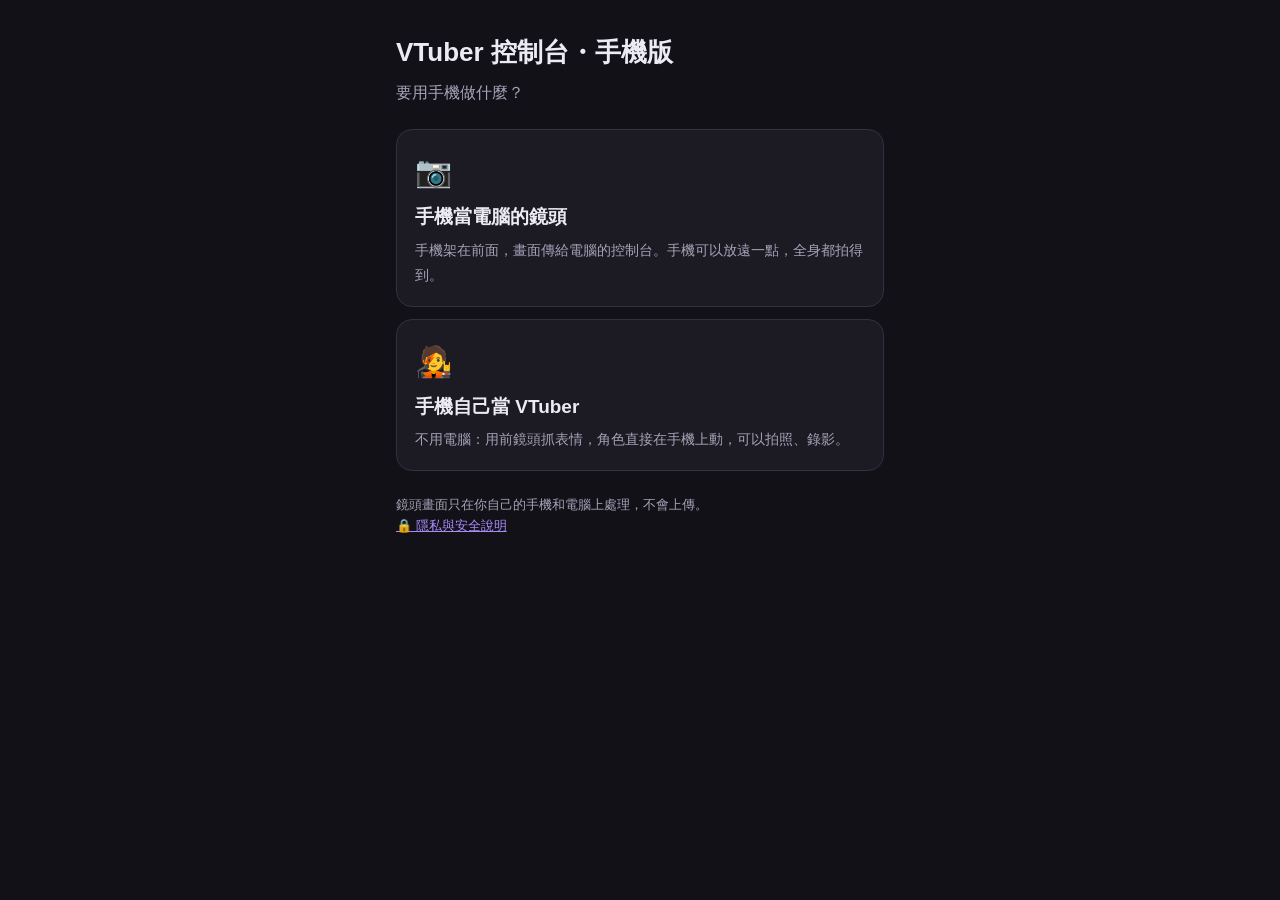
<file: index.html>
<!doctype html>
<html lang="zh-Hant-TW">
<head>
  <meta charset="utf-8" />
  <meta name="viewport" content="width=device-width, initial-scale=1, viewport-fit=cover" />
  <meta name="theme-color" content="#121117" />
  <link rel="icon" href="data:image/svg+xml,%3Csvg xmlns=%22http://www.w3.org/2000/svg%22 viewBox=%220 0 100 100%22%3E%3Ctext y=%22.9em%22 font-size=%2290%22%3E%F0%9F%A7%91%E2%80%8D%F0%9F%8E%A4%3C/text%3E%3C/svg%3E" />
  <link rel="apple-touch-icon" href="thumbs/千駄ヶ谷渋.png" />
  <title>VTuber 控制台・手機版</title>
  <script type="module" crossorigin src="./assets/phone-BZ4PH8wU.js"></script>
  <link rel="stylesheet" crossorigin href="./assets/phone-Bj1UAY7K.css">
</head>
<body>
  <main class="landing">
    <h1>VTuber 控制台・手機版</h1>
    <p class="sub">要用手機做什麼？</p>
    <a class="choice" href="cam.html">
      <span class="ico">📷</span>
      <b>手機當電腦的鏡頭</b>
      <span>手機架在前面，畫面傳給電腦的控制台。手機可以放遠一點，全身都拍得到。</span>
    </a>
    <a class="choice" href="vtuber.html">
      <span class="ico">🧑‍🎤</span>
      <b>手機自己當 VTuber</b>
      <span>不用電腦：用前鏡頭抓表情，角色直接在手機上動，可以拍照、錄影。</span>
    </a>
    <footer>鏡頭畫面只在你自己的手機和電腦上處理，不會上傳。<br><a href="privacy.html">🔒 隱私與安全說明</a></footer>
  </main>
</body>
</html>
</file>
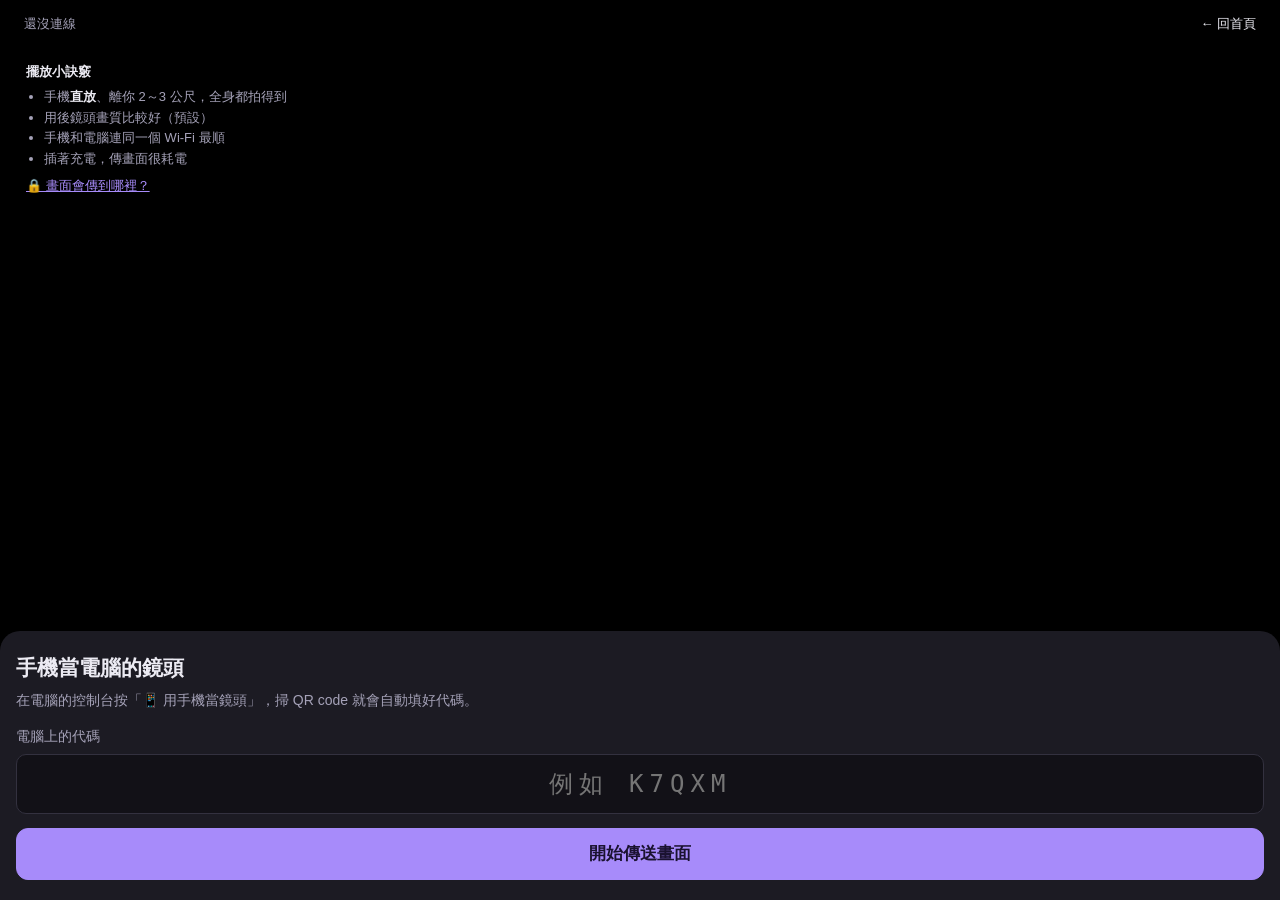
<file: cam.html>
<!doctype html>
<html lang="zh-Hant-TW">
<head>
  <meta charset="utf-8" />
  <meta name="viewport" content="width=device-width, initial-scale=1, viewport-fit=cover" />
  <meta name="theme-color" content="#121117" />
  <link rel="icon" href="data:image/svg+xml,%3Csvg xmlns=%22http://www.w3.org/2000/svg%22 viewBox=%220 0 100 100%22%3E%3Ctext y=%22.9em%22 font-size=%2290%22%3E%F0%9F%A7%91%E2%80%8D%F0%9F%8E%A4%3C/text%3E%3C/svg%3E" />
  <link rel="apple-touch-icon" href="thumbs/千駄ヶ谷渋.png" />
  <title>手機鏡頭・VTuber 控制台</title>
  <script type="module" crossorigin src="./assets/cam-XJ248OFD.js"></script>
  <link rel="modulepreload" crossorigin href="./assets/phone-BZ4PH8wU.js">
  <link rel="modulepreload" crossorigin href="./assets/phonecam-FXlai_eS.js">
  <link rel="stylesheet" crossorigin href="./assets/phone-Bj1UAY7K.css">
</head>
<body class="cam-page">
  <video id="preview" playsinline muted autoplay></video>
  <div class="dim" id="dim" hidden><p>螢幕變暗中，畫面照常傳送<br>點一下恢復</p></div>

  <header class="bar">
    <span class="pill" id="state" data-kind="idle">還沒連線</span>
    <a class="home" href="./">← 回首頁</a>
  </header>

  <section class="sheet" id="setup">
    <h1>手機當電腦的鏡頭</h1>
    <p class="sub">在電腦的控制台按「📱 用手機當鏡頭」，掃 QR code 就會自動填好代碼。</p>
    <label class="field">電腦上的代碼
      <input id="code" maxlength="5" autocomplete="off" autocapitalize="characters" spellcheck="false" placeholder="例如 K7QXM" />
    </label>
    <button class="primary big" id="go">開始傳送畫面</button>
    <p class="err" id="err" hidden></p>
  </section>

  <section class="dock" id="live" hidden>
    <button id="flip">🔄 換前／後鏡頭</button>
    <button id="dark">🌙 螢幕變暗</button>
    <button id="stop">停止</button>
  </section>

  <aside class="tips" id="tips">
    <b>擺放小訣竅</b>
    <ul>
      <li>手機<b>直放</b>、離你 2～3 公尺，全身都拍得到</li>
      <li>用後鏡頭畫質比較好（預設）</li>
      <li>手機和電腦連同一個 Wi‑Fi 最順</li>
      <li>插著充電，傳畫面很耗電</li>
    </ul>
    <a href="privacy.html">🔒 畫面會傳到哪裡？</a>
  </aside>
</body>
</html>
</file>
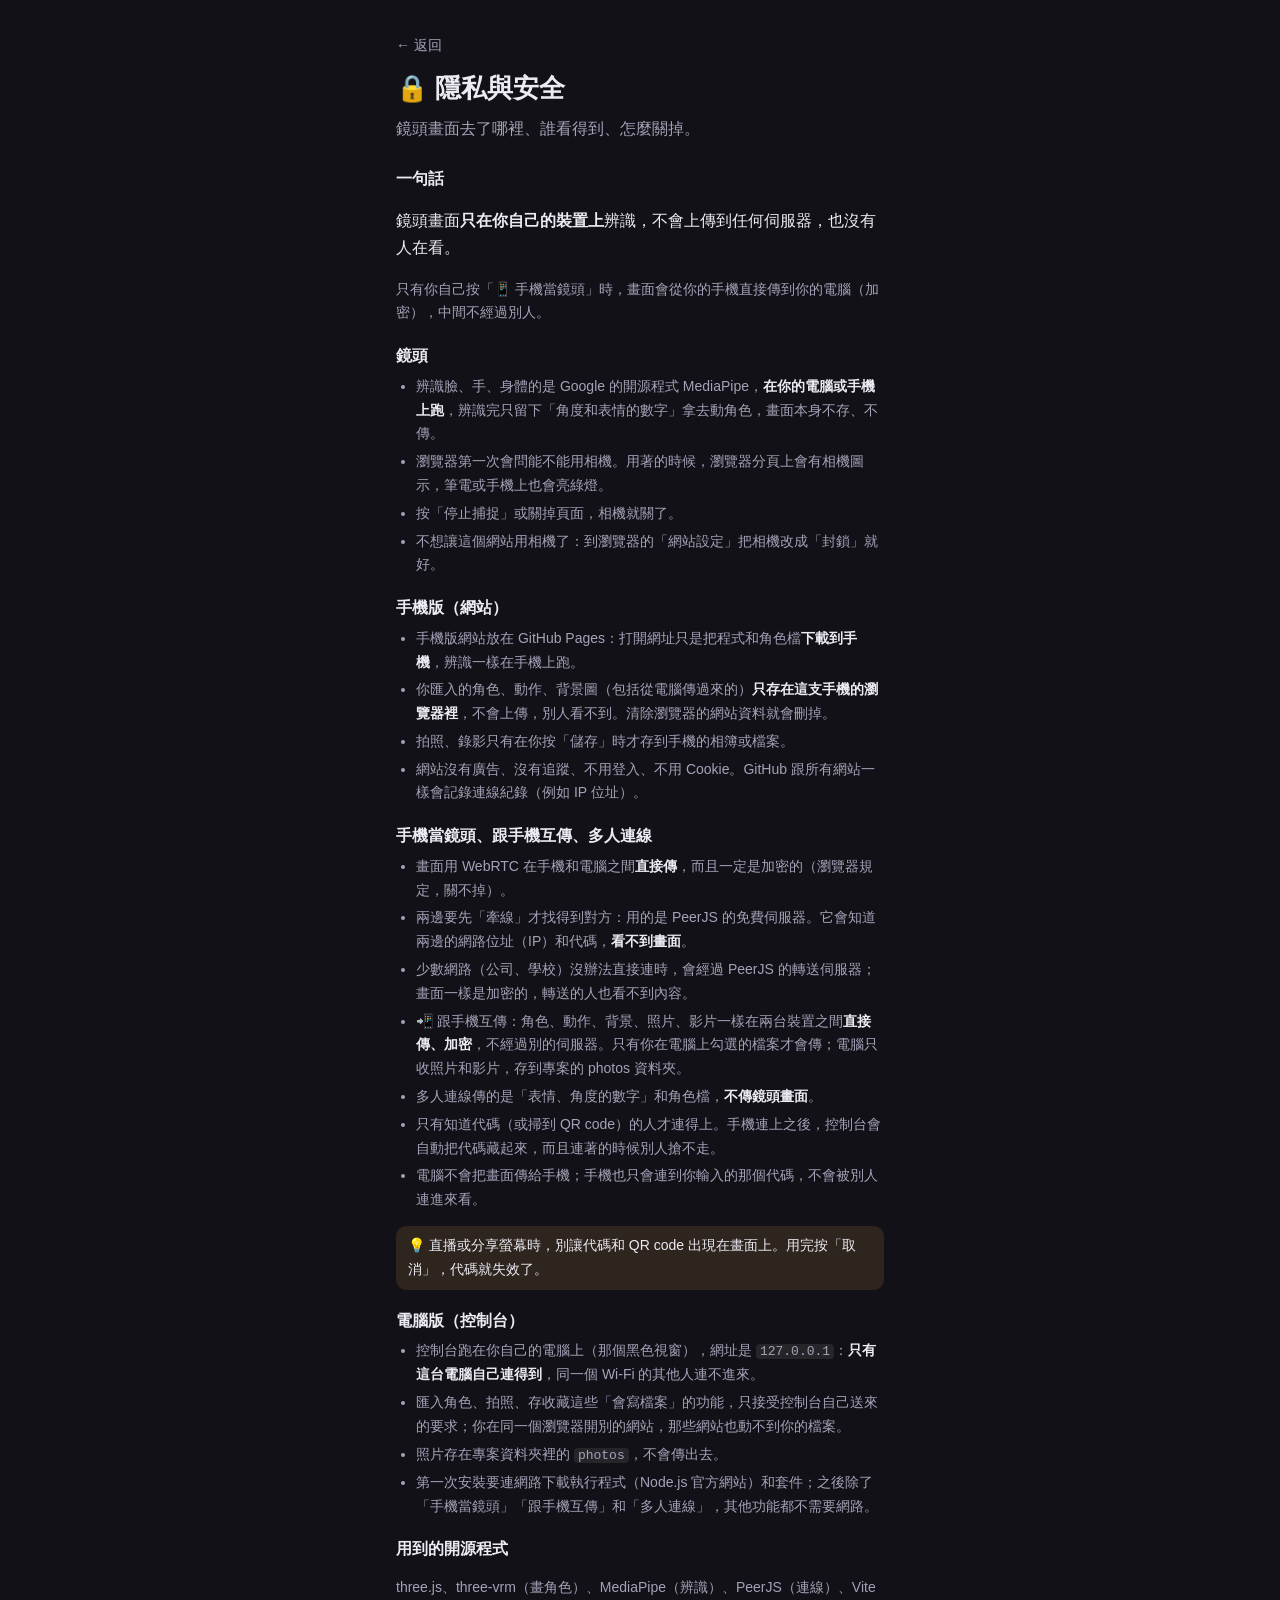
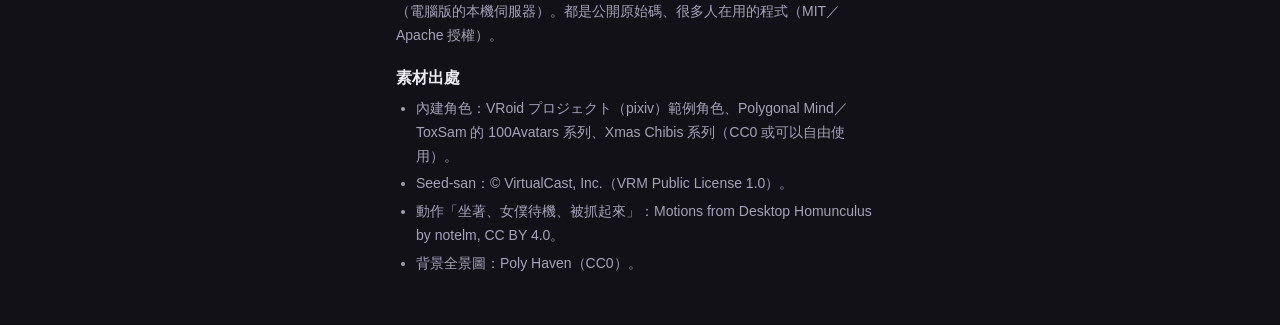
<file: privacy.html>
<!doctype html>
<html lang="zh-Hant-TW">
<head>
  <meta charset="utf-8" />
  <meta name="viewport" content="width=device-width, initial-scale=1, viewport-fit=cover" />
  <meta name="theme-color" content="#121117" />
  <title>隱私與安全・VTuber 控制台</title>
  <script type="module" crossorigin src="./assets/privacy-DQ94ept-.js"></script>
  <link rel="modulepreload" crossorigin href="./assets/phone-BZ4PH8wU.js">
  <link rel="stylesheet" crossorigin href="./assets/phone-Bj1UAY7K.css">
</head>
<body>
  <main class="landing privacy-page">
    <a class="back" id="back" href="./">← 返回</a>
    <h1>🔒 隱私與安全</h1>
    <p class="sub">鏡頭畫面去了哪裡、誰看得到、怎麼關掉。</p>
    <div id="body"></div>
  </main>
</body>
</html>
</file>
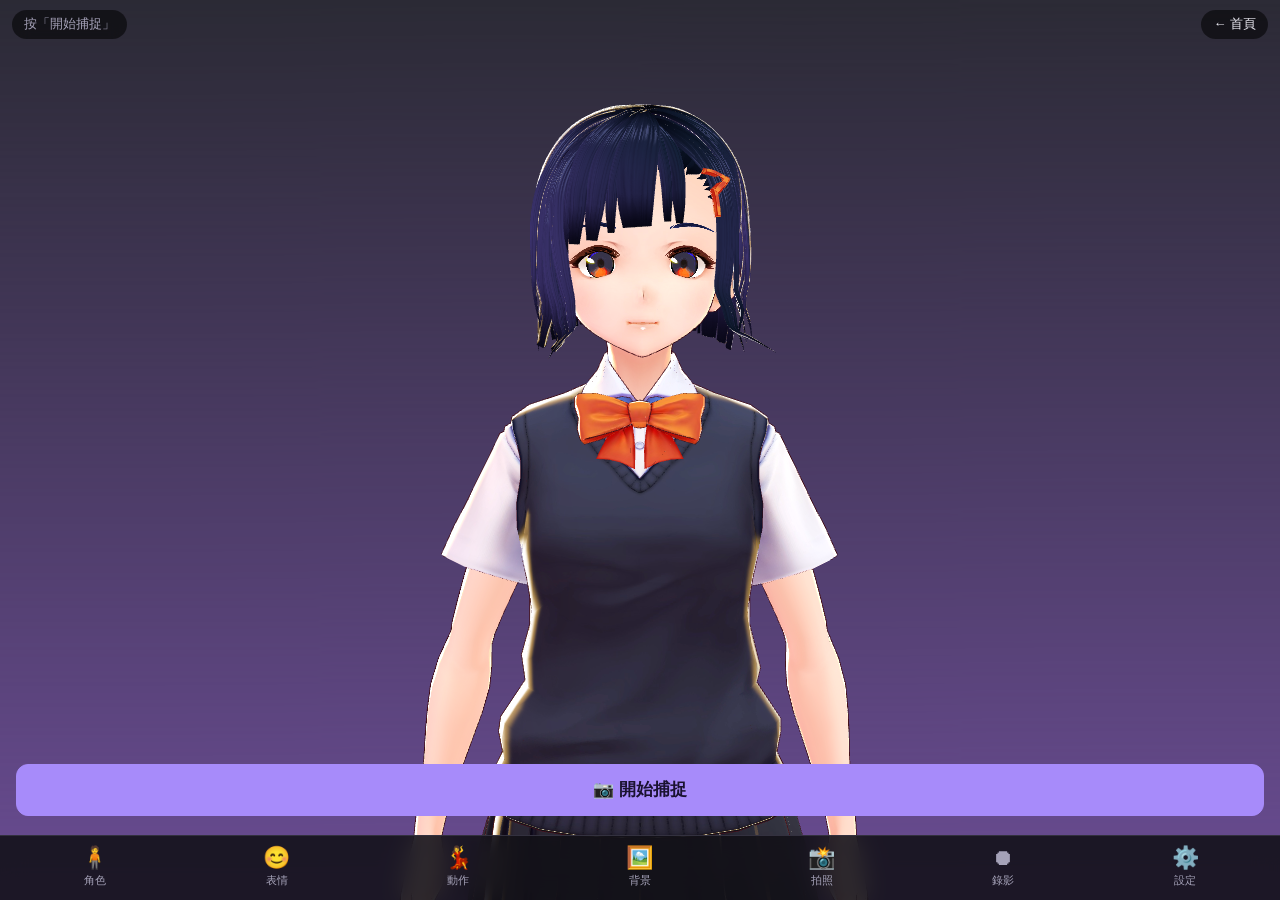
<file: vtuber.html>
<!doctype html>
<html lang="zh-Hant-TW">
<head>
  <meta charset="utf-8" />
  <meta name="viewport" content="width=device-width, initial-scale=1, viewport-fit=cover, user-scalable=no" />
  <meta name="theme-color" content="#121117" />
  <link rel="icon" href="data:image/svg+xml,%3Csvg xmlns=%22http://www.w3.org/2000/svg%22 viewBox=%220 0 100 100%22%3E%3Ctext y=%22.9em%22 font-size=%2290%22%3E%F0%9F%A7%91%E2%80%8D%F0%9F%8E%A4%3C/text%3E%3C/svg%3E" />
  <link rel="apple-touch-icon" href="thumbs/千駄ヶ谷渋.png" />
  <title>手機 VTuber・VTuber 控制台</title>
  <script type="module" crossorigin src="./assets/vtuber-BFVfvkPV.js"></script>
  <link rel="modulepreload" crossorigin href="./assets/phone-BZ4PH8wU.js">
  <link rel="modulepreload" crossorigin href="./assets/phonecam-FXlai_eS.js">
  <link rel="stylesheet" crossorigin href="./assets/phone-Bj1UAY7K.css">
</head>
<body class="vt-page">
  <div id="stage"></div>
  <video id="cam" class="pip" playsinline muted hidden></video>

  <header class="bar">
    <span class="pill" id="state" data-kind="idle">載入角色中…</span>
    <span class="rec-time" id="rec-time" hidden>● 00:00</span>
    <button class="pill sync-pill" id="sync-pill" hidden>💻 已連電腦</button>
    <a class="home" href="./">← 首頁</a>
  </header>

  <div class="flash" id="flash" hidden></div>
  <p class="toast" id="toast" hidden></p>

  <div class="vt-actions">
    <button class="primary big" id="start">📷 開始捕捉</button>
    <input type="file" id="video-file" accept="video/*" hidden />
    <input type="file" id="model-file" accept=".vrm" hidden />
    <input type="file" id="motion-file" accept=".vrma" hidden />
    <input type="file" id="bg-file" accept="image/*" hidden />
    <div class="row" id="live-row" hidden>
      <button id="flip">🔄 前／後</button>
      <button id="calib">校正正面</button>
      <button id="stop">停止捕捉</button>
    </div>
  </div>

  <nav class="dock">
    <button data-sheet="models"><span>🧍</span>角色</button>
    <button data-sheet="expr"><span>😊</span>表情</button>
    <button data-sheet="motions"><span>💃</span>動作</button>
    <button data-sheet="bg"><span>🖼️</span>背景</button>
    <button id="photo"><span>📸</span>拍照</button>
    <button id="rec"><span id="rec-ico">⏺</span><b id="rec-label">錄影</b></button>
    <button data-sheet="settings"><span>⚙️</span>設定</button>
  </nav>

  <section class="sheet" id="sheet" hidden>
    <div class="sheet-head"><b id="sheet-title"></b><button id="sheet-close" aria-label="關閉">✕</button></div>
    <div class="sheet-body" id="sheet-models" data-title="選角色"><div class="grid" id="models"></div>
      <p class="hint">「＋ 匯入」的角色只存在這支手機的瀏覽器裡，不會上傳。角色檔可以在 VRoid Hub、BOOTH 等網站下載（.vrm）。</p></div>
    <div class="sheet-body" id="sheet-motions" data-title="動作"><div class="grid small" id="motions"></div>
      <p class="hint">捕捉身體時，手臂、腳會跟著你；只捕捉臉時，動作會照常播放。匯入的動作（.vrma）只存在這支手機裡。<br>坐著、女僕待機、被抓起來：Motions from Desktop Homunculus by notelm, CC BY 4.0</p></div>
    <div class="sheet-body" id="sheet-expr" data-title="表情（再點一次取消）"><div class="grid small" id="exprs"></div></div>
    <div class="sheet-body" id="sheet-bg" data-title="背景"><div class="grid" id="bgs"></div>
      <p class="hint">匯入照片當背景：寬是高的 2 倍的圖片（360° 全景照）會變成可以轉的全景背景。</p></div>
    <div class="sheet-body" id="sheet-sync" data-title="跟電腦互傳">
      <div id="sync-off">
        <p class="hint">電腦控制台：「👥 連線」→「📲 跟手機互傳」，用手機相機掃 QR code 就會自動連上。或在這裡輸入電腦上的代碼：</p>
        <div class="code-row"><input id="sync-code" maxlength="5" placeholder="代碼" autocomplete="off" autocapitalize="characters" spellcheck="false" /><button class="primary" id="sync-go">連線</button></div>
      </div>
      <div id="sync-on" hidden>
        <p class="sync-ok">✅ 已連上電腦</p>
        <ul class="hint">
          <li>在電腦上勾選角色、動作、背景，按「傳到手機」。收到的會出現在各自的清單（有 ⭐ 的就是），斷線之後也還在。</li>
          <li>拍照、錄影之後按「💻 傳到電腦」，會存到電腦專案的 photos 資料夾。</li>
        </ul>
        <button id="sync-end">中斷連線</button>
      </div>
      <p class="hint" id="sync-state"></p>
      <ul class="sync-log" id="sync-log"></ul>
    </div>
    <div class="sheet-body" id="sheet-settings" data-title="設定">
      <p class="label">鏡頭距離</p>
      <div class="seg" id="shots">
        <button data-shot="bust">肖像</button><button data-shot="waist">腰部以上</button><button data-shot="full">全身</button>
      </div>
      <label class="check"><input type="checkbox" id="mirror" checked /> 鏡像（像照鏡子一樣）</label>
      <label class="check"><input type="checkbox" id="lip" /> 嘴巴跟著麥克風的聲音動（錄影時也會錄到聲音）</label>
      <p class="label">捕捉範圍</p>
      <div class="seg" id="modes">
        <button data-mode="face">只有臉</button><button data-mode="body">上半身</button><button data-mode="hands">＋手</button><button data-mode="full">全身</button>
      </div>
      <p class="hint" id="mode-hint"></p>
      <label class="check"><input type="checkbox" id="pip" /> 顯示鏡頭畫面（左上角）</label>
      <button class="setting-btn" id="sync-btn">💻 跟電腦互傳（電腦的角色傳過來、照片傳回電腦）</button>
      <button class="setting-btn" id="video-test">🎬 用影片檔測試（不開鏡頭，角色跟著影片裡的人動）</button>
      <a class="setting-link" href="privacy.html">🔒 隱私與安全（鏡頭畫面去了哪裡？）</a>
      <p class="hint">手機很燙、很卡的時候：捕捉範圍選「只有臉」，或把手機插上充電、拿掉手機殼。</p>
    </div>
  </section>
</body>
</html>
</file>
<file: assets/phone-Bj1UAY7K.css>
:root{--lightningcss-light: ;--lightningcss-dark:initial;color-scheme:dark;--bg:#121117;--panel:#1c1b23;--panel2:#25242e;--line:#33313f;--text:#ecebf3;--sub:#a5a2b8;--accent:#a78bfa;--accent-ink:#1a1230;--ok:#5ccf9a;--warn:#f0b45a;--err:#ff7b7b;--safe-b:env(safe-area-inset-bottom,0px);--safe-t:env(safe-area-inset-top,0px)}*{box-sizing:border-box;-webkit-tap-highlight-color:transparent}html,body{background:var(--bg);height:100%;color:var(--text);margin:0}body{font:16px/1.6 -apple-system,BlinkMacSystemFont,PingFang TC,Noto Sans TC,Microsoft JhengHei,sans-serif}button{font:inherit;color:var(--text);background:var(--panel2);border:1px solid var(--line);cursor:pointer;border-radius:12px;min-height:44px;padding:10px 14px}button.primary{background:var(--accent);color:var(--accent-ink);border-color:var(--accent);font-weight:700}button.big{width:100%;min-height:52px;font-size:17px}button.on{border-color:var(--accent);color:var(--accent)}button:disabled{opacity:.5}input{font:inherit;color:var(--text);background:var(--bg);border:1px solid var(--line);border-radius:10px;width:100%;padding:10px 12px}a{color:var(--accent)}[hidden]{display:none!important}.bar{z-index:10;padding:calc(10px + var(--safe-t)) 12px 10px;pointer-events:none;justify-content:space-between;align-items:center;gap:8px;display:flex;position:fixed;top:0;left:0;right:0}.bar>*{pointer-events:auto}.pill{-webkit-backdrop-filter:blur(8px);backdrop-filter:blur(8px);color:var(--sub);background:#0000008c;border-radius:99px;padding:4px 12px;font-size:13px}.pill[data-kind=ok]{color:var(--ok)}.pill[data-kind=busy]{color:var(--warn)}.pill[data-kind=error]{color:var(--err)}.home{color:var(--text);background:#0000008c;border-radius:99px;padding:4px 12px;font-size:13px;text-decoration:none}.landing{max-width:520px;padding:calc(32px + var(--safe-t)) 16px calc(32px + var(--safe-b));margin:0 auto}.landing h1{margin:0 0 6px;font-size:26px}.landing .sub{color:var(--sub);margin:0 0 24px}.choice{color:var(--text);background:var(--panel);border:1px solid var(--line);border-radius:16px;margin-bottom:12px;padding:18px;text-decoration:none;display:block}.choice b{margin-bottom:4px;font-size:19px;display:block}.choice span{color:var(--sub);font-size:14px}.choice .ico{margin-bottom:6px;font-size:30px;display:block}.landing footer{color:var(--sub);margin-top:24px;font-size:13px}.cam-page #preview{object-fit:cover;background:#000;width:100%;height:100%;position:fixed;inset:0}.cam-page #preview.mirror{transform:scaleX(-1)}.cam-page .sheet{z-index:5;background:var(--panel);padding:20px 16px calc(20px + var(--safe-b));border-radius:20px 20px 0 0;position:fixed;bottom:0;left:0;right:0;box-shadow:0 -8px 30px #0006}.cam-page h1{margin:0 0 4px;font-size:21px}.cam-page .sub{color:var(--sub);margin:0 0 14px;font-size:14px}.field{color:var(--sub);margin-bottom:14px;font-size:14px;display:block}.field input{letter-spacing:6px;text-align:center;text-transform:uppercase;margin-top:6px;font-family:ui-monospace,Menlo,monospace;font-size:24px}.err{color:var(--err);margin:10px 0 0;font-size:14px}.cam-page .dock{left:12px;right:12px;bottom:calc(14px + var(--safe-b));z-index:5;gap:8px;display:flex;position:fixed}.cam-page .dock button{-webkit-backdrop-filter:blur(8px);backdrop-filter:blur(8px);background:#1c1b23d9;flex:1;padding:8px;font-size:14px}.cam-page .tips{top:calc(52px + var(--safe-t));z-index:4;-webkit-backdrop-filter:blur(8px);backdrop-filter:blur(8px);background:#0000008c;border-radius:14px;padding:10px 14px;font-size:13px;position:fixed;left:12px;right:12px}.cam-page .tips ul{color:var(--sub);margin:4px 0 0;padding-left:18px}.cam-page .tips li b{color:var(--text)}.dim{z-index:20;text-align:center;color:#555;background:#000;place-items:center;font-size:14px;display:grid;position:fixed;inset:0}.vt-page{overscroll-behavior:none;touch-action:manipulation;overflow:hidden}.vt-page #stage{position:fixed;inset:0}.vt-page #stage canvas{display:block;width:100%!important;height:100%!important}.vt-page .pip{z-index:6;top:calc(52px + var(--safe-t));aspect-ratio:3/4;object-fit:cover;background:#000;border:1px solid #ffffff40;border-radius:10px;width:96px;position:fixed;left:12px;transform:scaleX(-1)}.rec-time{color:#fff;font-variant-numeric:tabular-nums;background:#d64545e6;border-radius:99px;padding:4px 12px;font-size:13px}.vt-actions{left:16px;right:16px;bottom:calc(84px + var(--safe-b));z-index:6;position:fixed}.vt-actions .row{justify-content:center;gap:8px;display:flex}.vt-actions .row button{-webkit-backdrop-filter:blur(8px);backdrop-filter:blur(8px);background:#1c1b23cc;font-size:14px}.vt-page .dock{z-index:8;padding:6px 4px calc(6px + var(--safe-b));-webkit-backdrop-filter:blur(12px);backdrop-filter:blur(12px);border-top:1px solid var(--line);background:#121117e0;grid-template-columns:repeat(6,1fr);display:grid;position:fixed;bottom:0;left:0;right:0}.vt-page .dock button{min-height:52px;color:var(--sub);background:0 0;border:0;border-radius:10px;flex-direction:column;align-items:center;gap:2px;padding:4px 0;font-size:11px;display:flex}.vt-page .dock button span{font-size:22px;line-height:1.1}.vt-page .dock button b{font-weight:400}.vt-page .dock button.on{color:var(--accent);background:var(--panel2)}.vt-page .dock button.recording{color:#ff6b6b}.vt-page .dock button.recording span{animation:1s infinite blink}@keyframes blink{50%{opacity:.3}}.vt-page .sheet{left:0;right:0;bottom:calc(64px + var(--safe-b));z-index:7;background:var(--panel);border-radius:18px 18px 0 0;flex-direction:column;max-height:52vh;display:flex;position:fixed;box-shadow:0 -8px 30px #00000073}.sheet-head{justify-content:space-between;align-items:center;padding:12px 16px 6px;display:flex}.sheet-head button{min-height:36px;color:var(--sub);background:0 0;border:0;padding:4px 12px}.sheet-body{-webkit-overflow-scrolling:touch;padding:4px 16px 16px;overflow-y:auto}.grid{grid-template-columns:repeat(auto-fill,minmax(84px,1fr));gap:8px;display:grid}.grid.small{grid-template-columns:repeat(auto-fill,minmax(104px,1fr))}.card{text-align:center;flex-direction:column;align-items:stretch;gap:4px;min-height:0;padding:6px;font-size:12px;display:flex}.card img,.card i{aspect-ratio:1;object-fit:cover;background:var(--bg);border-radius:8px;width:100%;font-style:normal;display:block}.card i.ico{place-items:center;font-size:30px;display:grid}.card span{text-overflow:ellipsis;white-space:nowrap;overflow:hidden}.card.on,.chip.on{border-color:var(--accent);color:var(--accent)}.chip{font-size:14px}.label{color:var(--sub);margin:4px 0 6px;font-size:13px}.seg{gap:6px;margin-bottom:12px;display:flex}.seg button{flex:1;padding:8px 4px;font-size:14px}.check{border-top:1px solid var(--line);align-items:flex-start;gap:10px;padding:10px 0;font-size:15px;display:flex}.check input{width:20px;height:20px;accent-color:var(--accent);flex:none;margin-top:2px}.hint{color:var(--sub);font-size:13px}.toast{z-index:9;left:16px;right:16px;top:calc(52px + var(--safe-t));-webkit-backdrop-filter:blur(8px);backdrop-filter:blur(8px);background:#1c1b23eb;border-radius:12px;justify-content:space-between;align-items:center;gap:10px;margin:0;padding:10px 14px;font-size:14px;display:flex;position:fixed}.toast button{flex:none;min-height:36px;padding:4px 16px}.flash{z-index:30;opacity:.7;pointer-events:none;background:#fff;position:fixed;inset:0}.vt-page .pip.back{transform:none}.vt-page .seg button{padding:8px 2px}.privacy-page .back{color:var(--sub);margin-bottom:12px;font-size:14px;text-decoration:none;display:inline-block}.landing .links{flex-wrap:wrap;gap:16px;display:flex}.setting-link{border-top:1px solid var(--line);padding:12px 0;font-size:15px;text-decoration:none;display:block}.cam-page .tips a{margin-top:6px;font-size:13px;display:inline-block}.setting-btn{text-align:left;width:100%;margin:4px 0 8px;font-size:15px;display:block}.card.add i{color:var(--accent);border:1.5px dashed var(--line);background:0 0;place-items:center;font-size:30px;font-style:normal;display:grid}.card{position:relative}.card .del{color:#fff;background:#000000a6;border:0;border-radius:50%;width:26px;height:26px;min-height:0;padding:0;font-size:13px;line-height:1;position:absolute;top:2px;right:2px}.chip.add{color:var(--accent);border-style:dashed}.chip{position:relative}.chip .del{color:#fff;background:#444;border:0;border-radius:50%;width:22px;height:22px;min-height:0;padding:0;font-size:11px;position:absolute;top:-6px;right:-6px}.vt-page .dock{grid-template-columns:repeat(7,1fr)}.sync-pill{border:0;min-height:0;margin-left:auto;margin-right:8px;color:var(--ok)!important}.code-row{gap:8px;margin:10px 0;display:flex}.code-row input{letter-spacing:5px;text-align:center;text-transform:uppercase;font-family:ui-monospace,Menlo,monospace;font-size:22px}.code-row button{flex:none}.sync-ok{color:var(--ok);margin:4px 0;font-weight:700}#sync-on ul{margin:4px 0 10px;padding-left:18px}.sync-log{color:var(--sub);margin:8px 0 0;padding:0;font-size:13px;list-style:none}.sync-log li{border-top:1px solid var(--line);padding:4px 0}.toast .btns{flex:none;gap:6px;display:flex}
</file>
